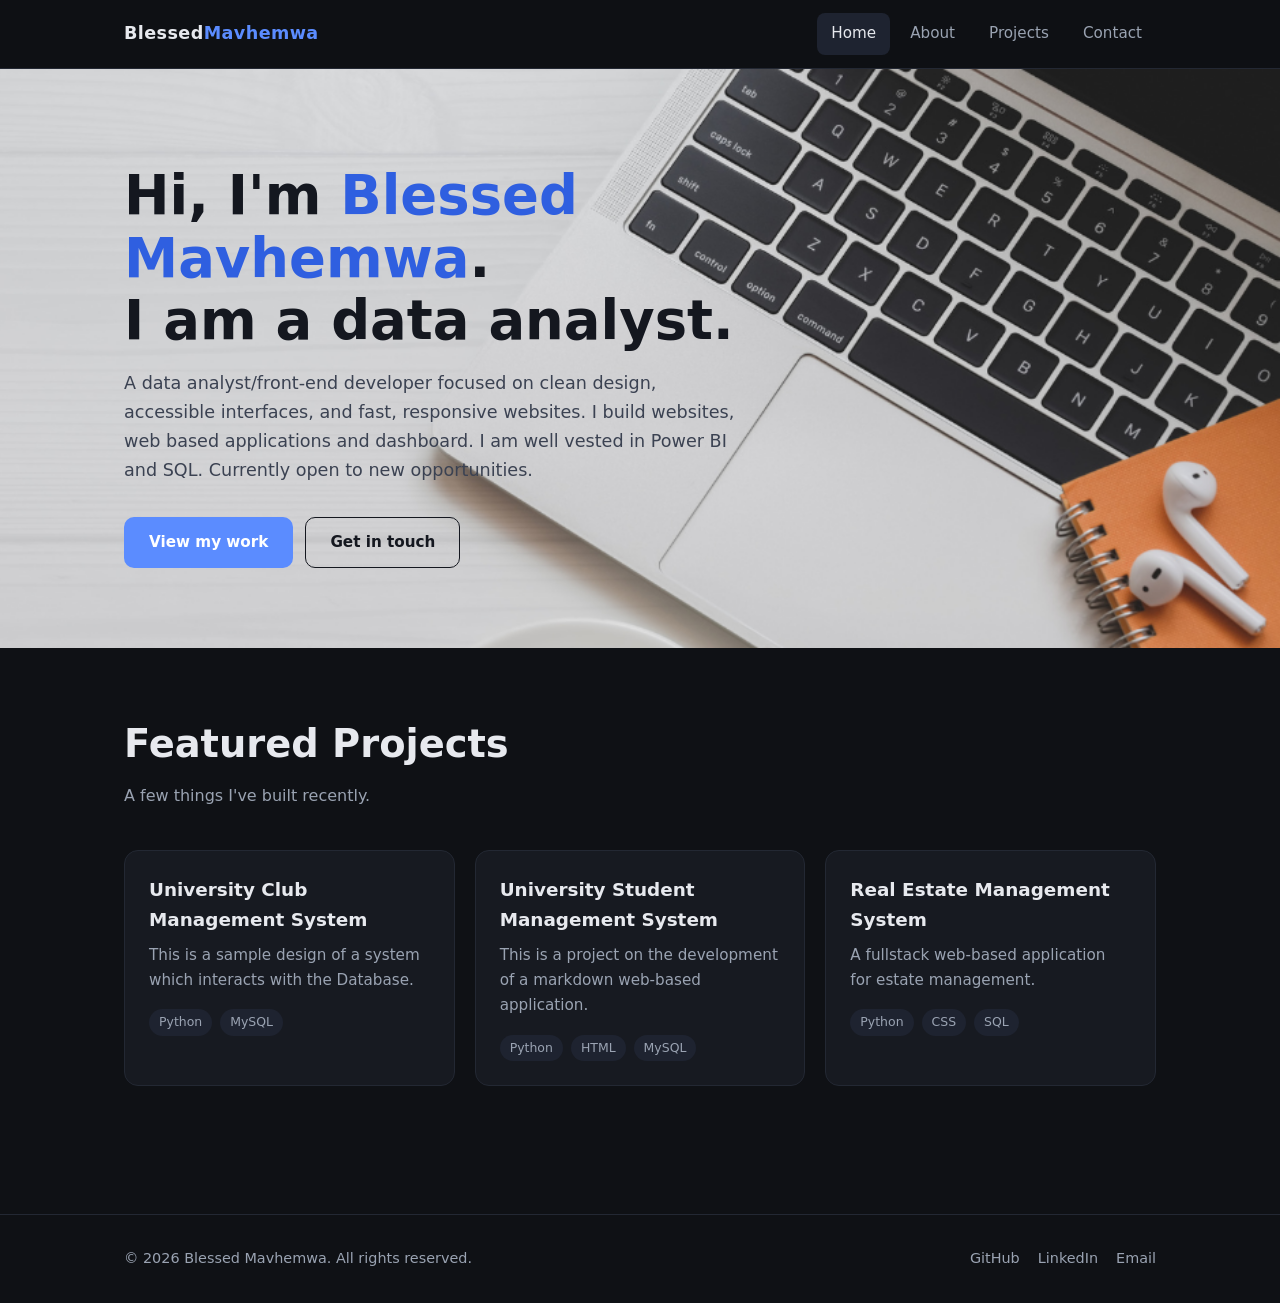
<file: index.html>
<!DOCTYPE html>
<html lang="en">
<head>
  <meta charset="UTF-8" />
  <meta name="viewport" content="width=device-width, initial-scale=1.0" />
  <title>Blessed Mavhemwa — Portfolio</title>
  <link rel="stylesheet" href="css/style.css" />
</head>
<body>

  <header class="site-header">
    <div class="container nav">
      <a href="index.html" class="logo">Blessed<span>Mavhemwa</span></a>
      <button class="nav-toggle" aria-label="Toggle menu">☰</button>
      <ul class="nav-links">
        <li><a href="index.html">Home</a></li>
        <li><a href="about.html">About</a></li>
        <li><a href="projects.html">Projects</a></li>
        <li><a href="contact.html">Contact</a></li>
      </ul>
    </div>
  </header>

  <main>
    <section class="hero">
      <div class="container">
        <h1>Hi, I'm <span>Blessed Mavhemwa</span>.<br />I am a data analyst.</h1>
        <p>
          A data analyst/front-end developer focused on clean design, accessible interfaces,
          and fast, responsive websites. I build websites, web based applications and dashboard. I am well vested in Power BI and SQL. Currently open to new opportunities.
        </p>
        <div class="btn-row">
          <a href="projects.html" class="btn btn-primary">View my work</a>
          <a href="contact.html" class="btn btn-ghost">Get in touch</a>
        </div>
      </div>
    </section>

    <section class="page">
      <div class="container">
        <h2 class="page-title">Featured Projects</h2>
        <p class="page-subtitle">A few things I've built recently.</p>

        <div class="grid">
          <article class="card">
            <h3>University Club Management System</h3>
            <p>This is a sample design of a system which interacts with the Database.</p>
            <div class="tags">
              <span class="tag">Python</span>
              <span class="tag">MySQL</span>
            </div>
          </article>

          <article class="card">
            <h3>University Student Management System</h3>
            <p>This is a project on the development of a markdown web-based application.</p>
            <div class="tags">
              <span class="tag">Python</span>
              <span class="tag">HTML</span>
              <span class="tag">MySQL</span>
            </div>
          </article>

          <article class="card">
            <h3>Real Estate Management System</h3>
            <p>A fullstack web-based application for estate management.</p>
            <div class="tags">
              <span class="tag">Python</span>
              <span class="tag">CSS</span>
              <span class="tag">SQL</span>
            </div>
          </article>
        </div>
      </div>
    </section>
  </main>

  <footer class="site-footer">
    <div class="container">
      <p>© <span data-year></span> Blessed Mavhemwa. All rights reserved.</p>
      <div class="socials">
        <a href="https://github.com/blessedmavhemwa-coder" target="_blank" rel="noopener">GitHub</a>
        <a href="https://linkedin.com/in/blessed-mavhemwa-780664395/" target="_blank" rel="noopener">LinkedIn</a>
        <a href="mailto:blessedmavhemwa@gmail.com">Email</a>
      </div>
    </div>
  </footer>

  <script src="js/main.js"></script>
</body>
</html>
</file>
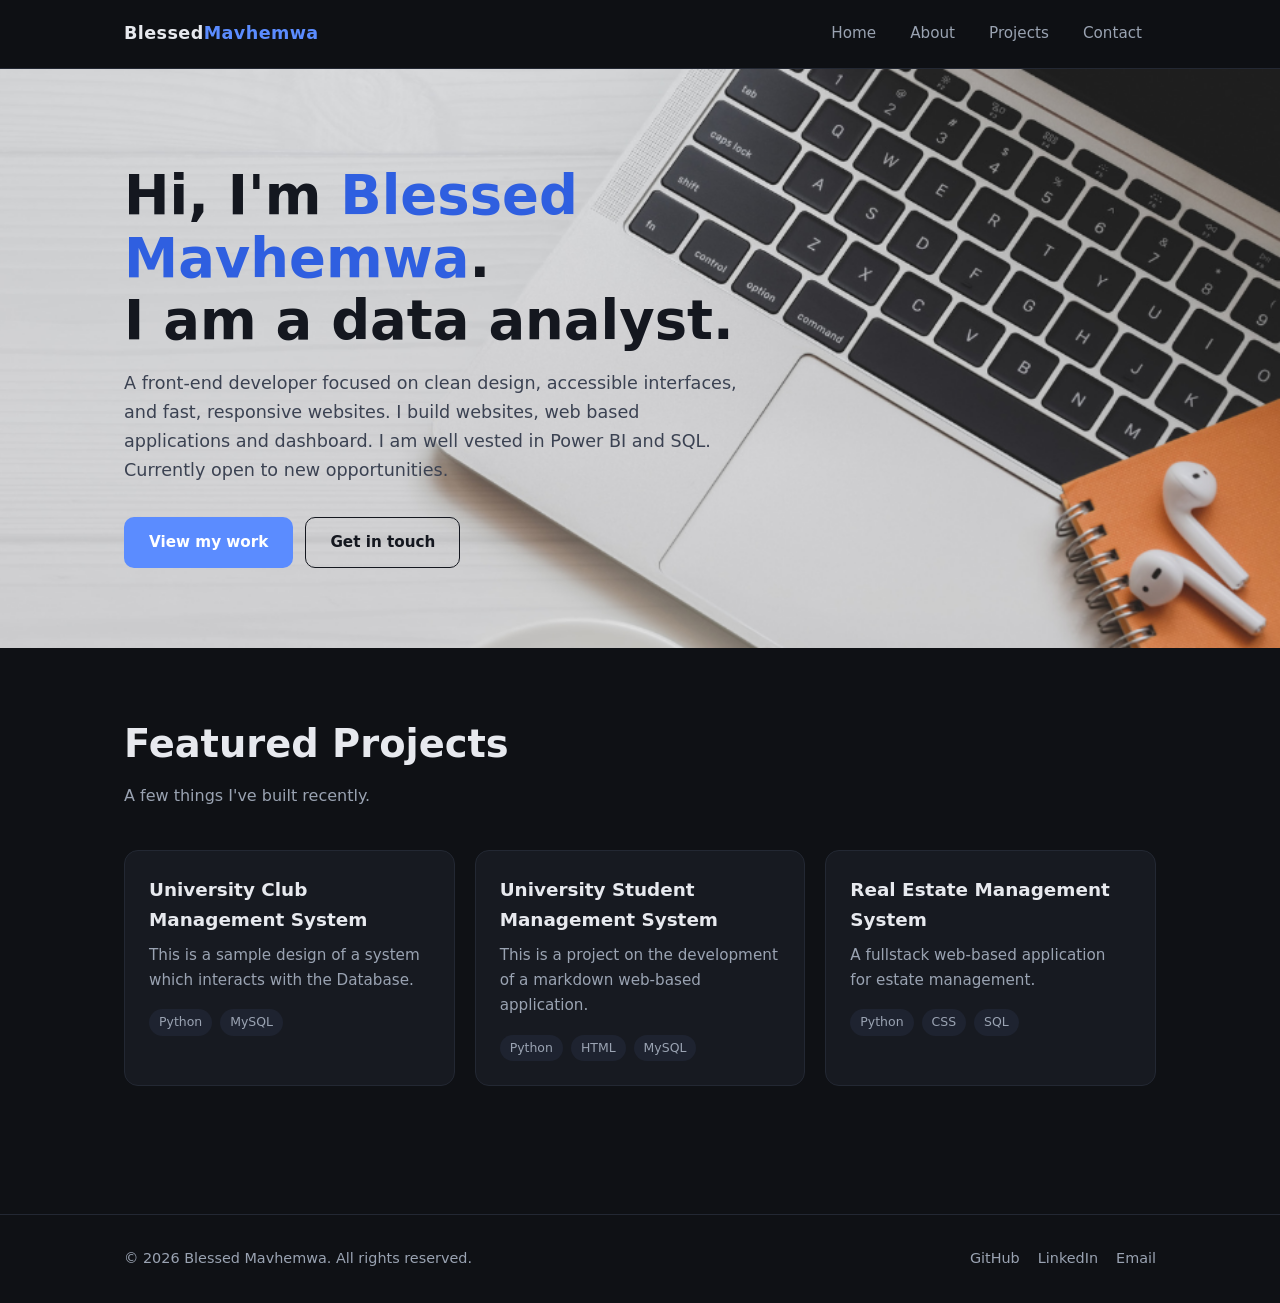
<file:  index.html>
<!DOCTYPE html>
<html lang="en">
<head>
  <meta charset="UTF-8" />
  <meta name="viewport" content="width=device-width, initial-scale=1.0" />
  <title>Blessed Mavhemwa — Portfolio</title>
  <link rel="stylesheet" href="css/style.css" />
</head>
<body>

  <header class="site-header">
    <div class="container nav">
      <a href="index.html" class="logo">Blessed<span>Mavhemwa</span></a>
      <button class="nav-toggle" aria-label="Toggle menu">☰</button>
      <ul class="nav-links">
        <li><a href="index.html">Home</a></li>
        <li><a href="about.html">About</a></li>
        <li><a href="projects.html">Projects</a></li>
        <li><a href="contact.html">Contact</a></li>
      </ul>
    </div>
  </header>

  <main>
    <section class="hero">
      <div class="container">
        <h1>Hi, I'm <span>Blessed Mavhemwa</span>.<br />I am a data analyst.</h1>
        <p>
          A front-end developer focused on clean design, accessible interfaces,
          and fast, responsive websites. I build websites, web based applications and dashboard. I am well vested in Power BI and SQL. Currently open to new opportunities.
        </p>
        <div class="btn-row">
          <a href="projects.html" class="btn btn-primary">View my work</a>
          <a href="contact.html" class="btn btn-ghost">Get in touch</a>
        </div>
      </div>
    </section>

    <section class="page">
      <div class="container">
        <h2 class="page-title">Featured Projects</h2>
        <p class="page-subtitle">A few things I've built recently.</p>

        <div class="grid">
          <article class="card">
            <h3>University Club Management System</h3>
            <p>This is a sample design of a system which interacts with the Database.</p>
            <div class="tags">
              <span class="tag">Python</span>
              <span class="tag">MySQL</span>
            </div>
          </article>

          <article class="card">
            <h3>University Student Management System</h3>
            <p>This is a project on the development of a markdown web-based application.</p>
            <div class="tags">
              <span class="tag">Python</span>
              <span class="tag">HTML</span>
              <span class="tag">MySQL</span>
            </div>
          </article>

          <article class="card">
            <h3>Real Estate Management System</h3>
            <p>A fullstack web-based application for estate management.</p>
            <div class="tags">
              <span class="tag">Python</span>
              <span class="tag">CSS</span>
              <span class="tag">SQL</span>
            </div>
          </article>
        </div>
      </div>
    </section>
  </main>

  <footer class="site-footer">
    <div class="container">
      <p>© <span data-year></span> Blessed Mavhemwa. All rights reserved.</p>
      <div class="socials">
        <a href="https://github.com/blessedmavhemwa-coder" target="_blank" rel="noopener">GitHub</a>
        <a href="https://linkedin.com/in/blessed-mavhemwa-780664395/" target="_blank" rel="noopener">LinkedIn</a>
        <a href="mailto:blessedmavhemwa@gmail.com">Email</a>
      </div>
    </div>
  </footer>

  <script src="js/main.js"></script>
</body>
</html>
</file>
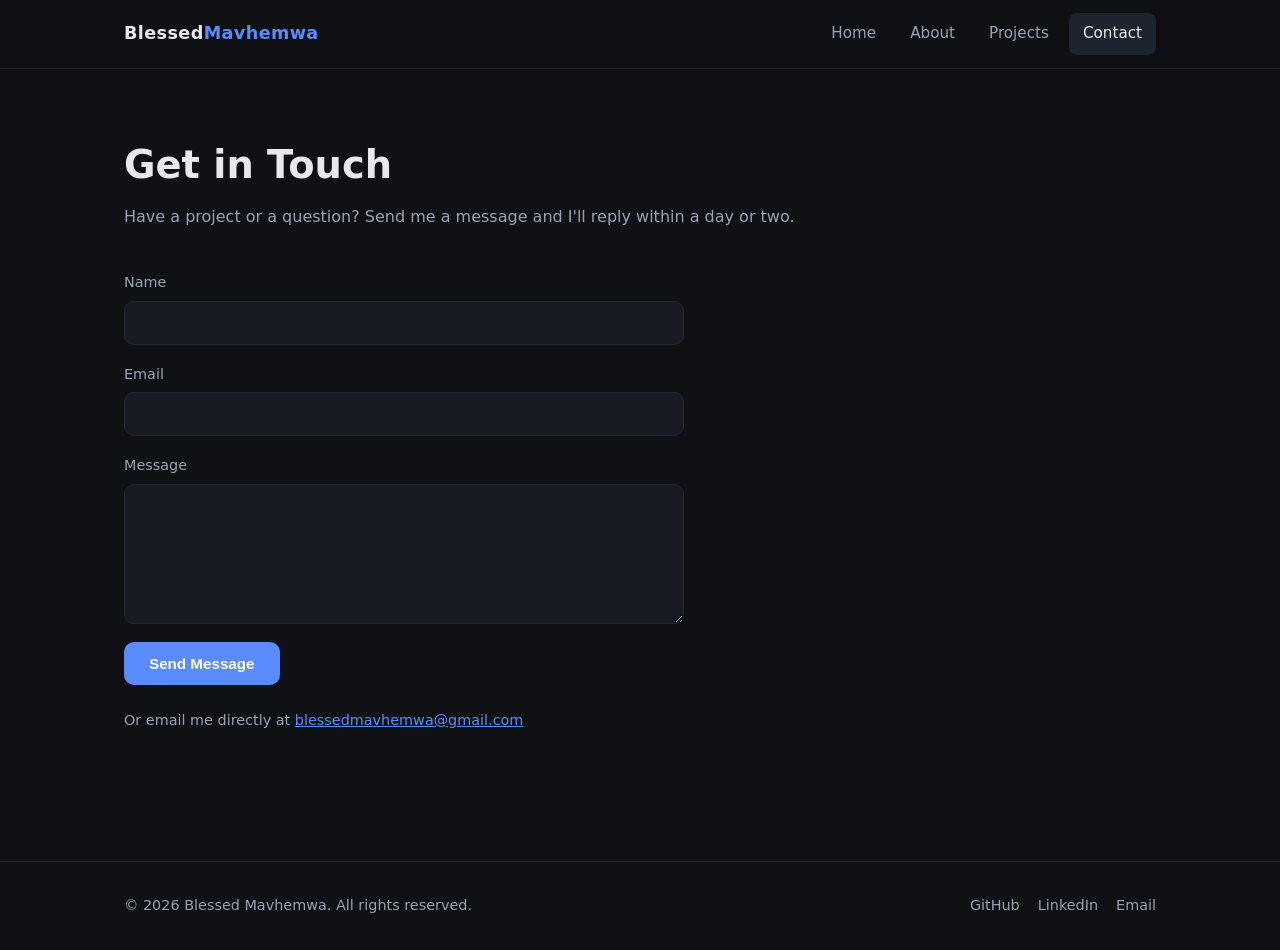
<file: contact.html>
<!DOCTYPE html>
<html lang="en">
<head>
  <meta charset="UTF-8" />
  <meta name="viewport" content="width=device-width, initial-scale=1.0" />
  <title>Contact — Blessed Mavhemwa</title>
  <link rel="stylesheet" href="css/style.css" />
</head>
<body>

  <header class="site-header">
    <div class="container nav">
      <a href="index.html" class="logo">Blessed<span>Mavhemwa</span></a>
      <button class="nav-toggle" aria-label="Toggle menu">☰</button>
      <ul class="nav-links">
        <li><a href="index.html">Home</a></li>
        <li><a href="about.html">About</a></li>
        <li><a href="projects.html">Projects</a></li>
        <li><a href="contact.html">Contact</a></li>
      </ul>
    </div>
  </header>

  <main class="page">
    <div class="container">
      <h1 class="page-title">Get in Touch</h1>
      <p class="page-subtitle">
        Have a project or a question? Send me a message and I'll reply within a day or two.
      </p>

      <form class="form" action="#" method="POST">
        <div class="field">
          <label for="name">Name</label>
          <input type="text" id="name" name="name" required />
        </div>

        <div class="field">
          <label for="email">Email</label>
          <input type="email" id="email" name="email" required />
        </div>

        <div class="field">
          <label for="message">Message</label>
          <textarea id="message" name="message" required></textarea>
        </div>

        <button type="submit" class="btn btn-primary" style="justify-self:start;">
          Send Message
        </button>
      </form>

      <p style="color:var(--muted); margin-top:24px; font-size:.9rem;">
        Or email me directly at
        <a href="mailto:blessedmavhemwa@gmail.com" style="color:var(--accent);">blessedmavhemwa@gmail.com</a>
      </p>
    </div>
  </main>

  <footer class="site-footer">
    <div class="container">
      <p>© <span data-year></span> Blessed Mavhemwa. All rights reserved.</p>
      <div class="socials">
        <a href="https://github.com/blessedmavhemwa-coder" target="_blank" rel="noopener">GitHub</a>
        <a href="https://linkedin.com/in/blessed-mavhemwa-780664395/" target="_blank" rel="noopener">LinkedIn</a>
        <a href="mailto:blessedmavhemwa@gmail.com">Email</a>
      </div>
    </div>
  </footer>

  <script src="js/main.js"></script>
</body>
</html>
</file>
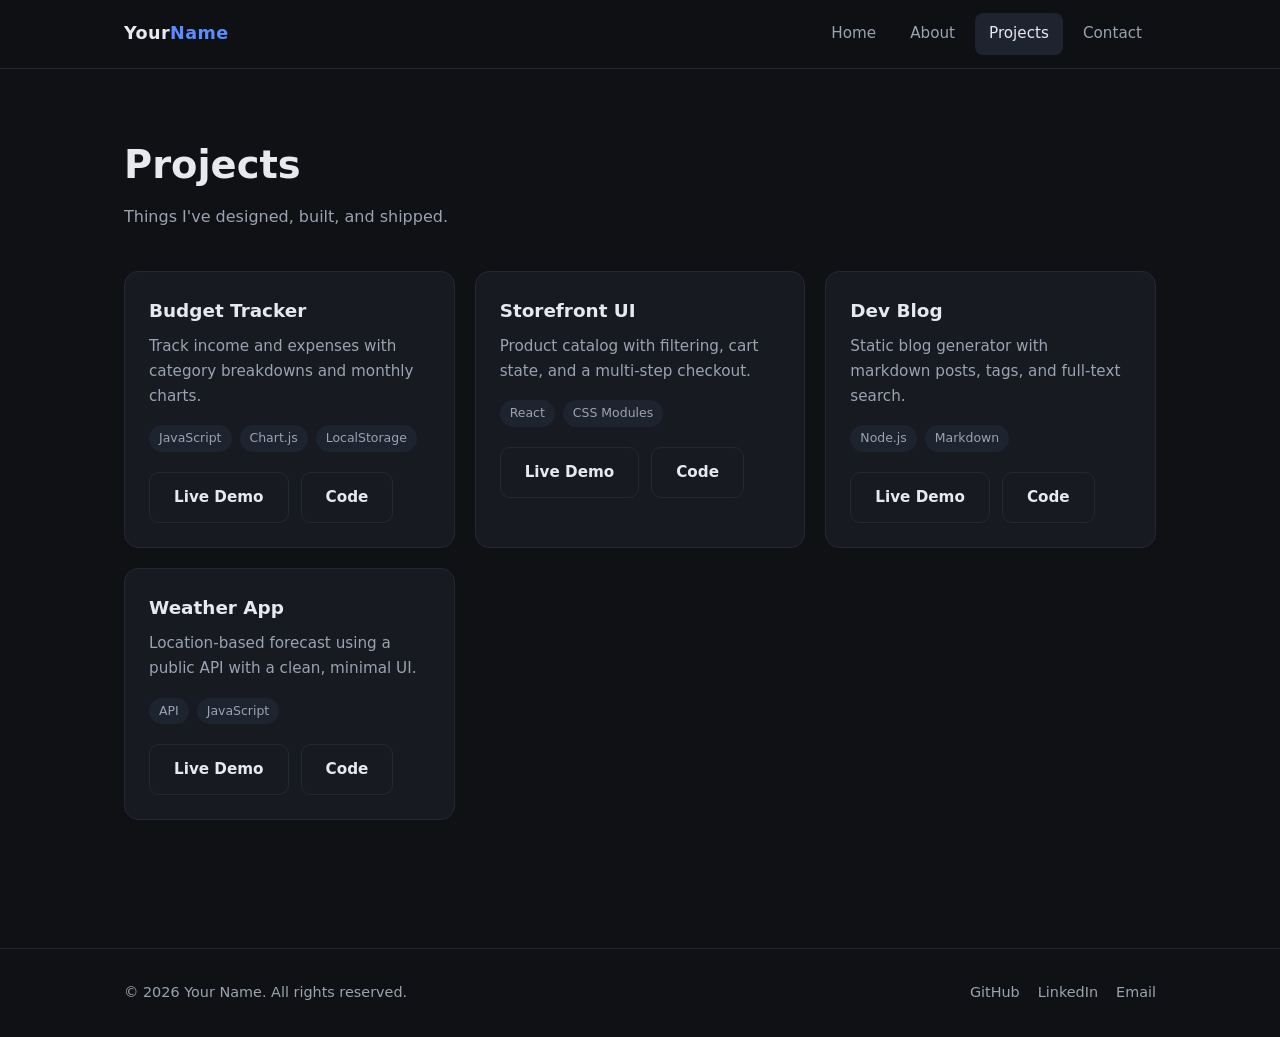
<file: projects.html>
<!DOCTYPE html>
<html lang="en">
<head>
  <meta charset="UTF-8" />
  <meta name="viewport" content="width=device-width, initial-scale=1.0" />
  <title>Projects — Your Name</title>
  <link rel="stylesheet" href="css/style.css" />
</head>
<body>

  <header class="site-header">
    <div class="container nav">
      <a href="index.html" class="logo">Your<span>Name</span></a>
      <button class="nav-toggle" aria-label="Toggle menu">☰</button>
      <ul class="nav-links">
        <li><a href="index.html">Home</a></li>
        <li><a href="about.html">About</a></li>
        <li><a href="projects.html">Projects</a></li>
        <li><a href="contact.html">Contact</a></li>
      </ul>
    </div>
  </header>

  <main class="page">
    <div class="container">
      <h1 class="page-title">Projects</h1>
      <p class="page-subtitle">Things I've designed, built, and shipped.</p>

      <div class="grid">
        <article class="card">
          <h3>Budget Tracker</h3>
          <p>Track income and expenses with category breakdowns and monthly charts.</p>
          <div class="tags">
            <span class="tag">JavaScript</span>
            <span class="tag">Chart.js</span>
            <span class="tag">LocalStorage</span>
          </div>
          <div class="btn-row" style="margin-top:20px;">
            <a href="#" class="btn btn-ghost">Live Demo</a>
            <a href="#" class="btn btn-ghost">Code</a>
          </div>
        </article>

        <article class="card">
          <h3>Storefront UI</h3>
          <p>Product catalog with filtering, cart state, and a multi-step checkout.</p>
          <div class="tags">
            <span class="tag">React</span>
            <span class="tag">CSS Modules</span>
          </div>
          <div class="btn-row" style="margin-top:20px;">
            <a href="#" class="btn btn-ghost">Live Demo</a>
            <a href="#" class="btn btn-ghost">Code</a>
          </div>
        </article>

        <article class="card">
          <h3>Dev Blog</h3>
          <p>Static blog generator with markdown posts, tags, and full-text search.</p>
          <div class="tags">
            <span class="tag">Node.js</span>
            <span class="tag">Markdown</span>
          </div>
          <div class="btn-row" style="margin-top:20px;">
            <a href="#" class="btn btn-ghost">Live Demo</a>
            <a href="#" class="btn btn-ghost">Code</a>
          </div>
        </article>

        <article class="card">
          <h3>Weather App</h3>
          <p>Location-based forecast using a public API with a clean, minimal UI.</p>
          <div class="tags">
            <span class="tag">API</span>
            <span class="tag">JavaScript</span>
          </div>
          <div class="btn-row" style="margin-top:20px;">
            <a href="#" class="btn btn-ghost">Live Demo</a>
            <a href="#" class="btn btn-ghost">Code</a>
          </div>
        </article>
      </div>
    </div>
  </main>

  <footer class="site-footer">
    <div class="container">
      <p>© <span data-year></span> Your Name. All rights reserved.</p>
      <div class="socials">
        <a href="https://github.com/" target="_blank" rel="noopener">GitHub</a>
        <a href="https://linkedin.com/" target="_blank" rel="noopener">LinkedIn</a>
        <a href="mailto:you@example.com">Email</a>
      </div>
    </div>
  </footer>

  <script src="js/main.js"></script>
</body>
</html>
</file>
<file: css/style.css>
:root {
  --bg: #0f1115;
  --surface: #171a21;
  --border: #232833;
  --text: #e7e9ee;
  --muted: #9aa3b2;
  --accent: #5b8cff;
  --radius: 14px;
  --maxw: 1080px;
}

* { margin: 0; padding: 0; box-sizing: border-box; }

html { scroll-behavior: smooth; }

body {
  font-family: system-ui, -apple-system, "Segoe UI", Roboto, sans-serif;
  background: var(--bg);
  color: var(--text);
  line-height: 1.65;
}

.container { max-width: var(--maxw); margin: 0 auto; padding: 0 24px; }

/* ---------- Header / Nav ---------- */
.site-header {
  position: sticky; top: 0; z-index: 50;
  background: rgba(15, 17, 21, .85);
  backdrop-filter: blur(10px);
  border-bottom: 1px solid var(--border);
}

.nav { display: flex; align-items: center; justify-content: space-between; height: 68px; }

.logo {
  font-weight: 700; font-size: 1.1rem; letter-spacing: .4px;
  color: var(--text); text-decoration: none;
}
.logo span { color: var(--accent); }

.nav-links { display: flex; gap: 6px; list-style: none; }

.nav-links a {
  display: block; padding: 8px 14px; border-radius: 8px;
  color: var(--muted); text-decoration: none; font-size: .95rem;
  transition: background .2s, color .2s;
}
.nav-links a:hover { color: var(--text); background: #1e2330; }
.nav-links a.active { color: var(--text); background: #1e2330; }

.nav-toggle {
  display: none; background: none; border: 1px solid var(--border);
  color: var(--text); font-size: 1.2rem; padding: 4px 12px;
  border-radius: 8px; cursor: pointer;
}

/* ---------- Page sections ---------- */
.page { padding: 64px 0; }

.page-title { font-size: clamp(1.8rem, 4vw, 2.4rem); margin-bottom: 8px; }
.page-subtitle { color: var(--muted); margin-bottom: 40px; }

/* ---------- About header with photo ---------- */
.about-header {
  display: flex;
  align-items: center;
  gap: 24px;
  margin-bottom: 40px;
}
.about-header .page-subtitle { margin-bottom: 0; }

.profile-photo {
  width: 120px;
  height: 120px;
  border-radius: 50%;        /* circle; use var(--radius) for rounded square */
  object-fit: cover;         /* crops instead of stretching */
  border: 3px solid var(--accent);
  flex-shrink: 0;
}

/* ---------- Hero ---------- */
.hero {
  padding: 96px 0 80px;
  background: url("../images/background.png") center right / cover no-repeat;
}
.hero h1 {
  font-size: clamp(2rem, 6vw, 3.4rem);
  line-height: 1.15; margin-bottom: 16px;
  color: #14171f;
  max-width: 640px; /* keeps text on the plain wood side, away from the laptop */
}
.hero h1 span { color: #2f5fe0; } /* darker blue so it stays readable on light */
.hero p { color: #3b4252; font-size: 1.1rem; max-width: 620px; margin-bottom: 32px; }

/* Ghost button needs dark styling on the light image */
.hero .btn-ghost { border-color: #14171f; color: #14171f; }
.hero .btn-ghost:hover { background: rgba(20, 23, 31, .08); }

/* ---------- Buttons ---------- */
.btn {
  display: inline-block; padding: 12px 24px; border-radius: 10px;
  font-size: .95rem; font-weight: 600; text-decoration: none;
  border: 1px solid transparent; cursor: pointer; transition: .2s;
}
.btn-primary { background: var(--accent); color: #fff; }
.btn-primary:hover { filter: brightness(1.1); }

.btn-ghost { border-color: var(--border); color: var(--text); background: transparent; }
.btn-ghost:hover { background: #1e2330; }

.btn-row { display: flex; gap: 12px; flex-wrap: wrap; }

/* ---------- Cards / grid ---------- */
.grid { display: grid; gap: 20px; grid-template-columns: repeat(auto-fill, minmax(280px, 1fr)); }

.card {
  background: var(--surface);
  border: 1px solid var(--border);
  border-radius: var(--radius);
  padding: 24px;
  transition: transform .2s, border-color .2s;
}
.card:hover { transform: translateY(-4px); border-color: #33405c; }

.card h3 { margin-bottom: 8px; font-size: 1.15rem; }
.card p { color: var(--muted); font-size: .95rem; }

.tags { display: flex; flex-wrap: wrap; gap: 8px; margin-top: 16px; }
.tag {
  font-size: .78rem; padding: 3px 10px; border-radius: 999px;
  background: #1e2330; color: var(--muted);
}

/* ---------- Skills list ---------- */
.skill-list { display: flex; flex-wrap: wrap; gap: 10px; list-style: none; margin-top: 16px; }
.skill-list li {
  padding: 8px 16px; border-radius: 8px;
  background: var(--surface); border: 1px solid var(--border);
  font-size: .9rem;
}

/* ---------- Contact form ---------- */
.form { display: grid; gap: 18px; max-width: 560px; }
.field { display: grid; gap: 6px; }
.field label { font-size: .9rem; color: var(--muted); }
.field input, .field textarea {
  width: 100%; padding: 12px 14px;
  background: var(--surface); border: 1px solid var(--border);
  border-radius: 10px; color: var(--text);
  font-family: inherit; font-size: .95rem;
}
.field input:focus, .field textarea:focus {
  outline: none; border-color: var(--accent);
}
.field textarea { resize: vertical; min-height: 140px; }

/* ---------- Footer ---------- */
.site-footer {
  border-top: 1px solid var(--border);
  padding: 32px 0; margin-top: 64px;
}
.site-footer .container {
  display: flex; justify-content: space-between; align-items: center;
  gap: 16px; flex-wrap: wrap;
}
.site-footer p { color: var(--muted); font-size: .9rem; }
.socials { display: flex; gap: 18px; }
.socials a { color: var(--muted); text-decoration: none; font-size: .9rem; }
.socials a:hover { color: var(--accent); }

/* ---------- Mobile ---------- */
@media (max-width: 720px) {
  .nav-toggle { display: block; }

  .nav-links {
    position: absolute; top: 68px; left: 0; right: 0;
    flex-direction: column; gap: 0;
    background: #12151b; border-bottom: 1px solid var(--border);
    padding: 8px; display: none;
  }
  .nav-links.open { display: flex; }
  .nav-links a { padding: 12px 16px; }

  .hero {
    background-image:
      linear-gradient(rgba(255,255,255,.7), rgba(255,255,255,.7)),
      url("../images/background.png");
    background-position: center, 70% center;
  }
  .about-header { flex-direction: column; text-align: center; }
}
</file>
